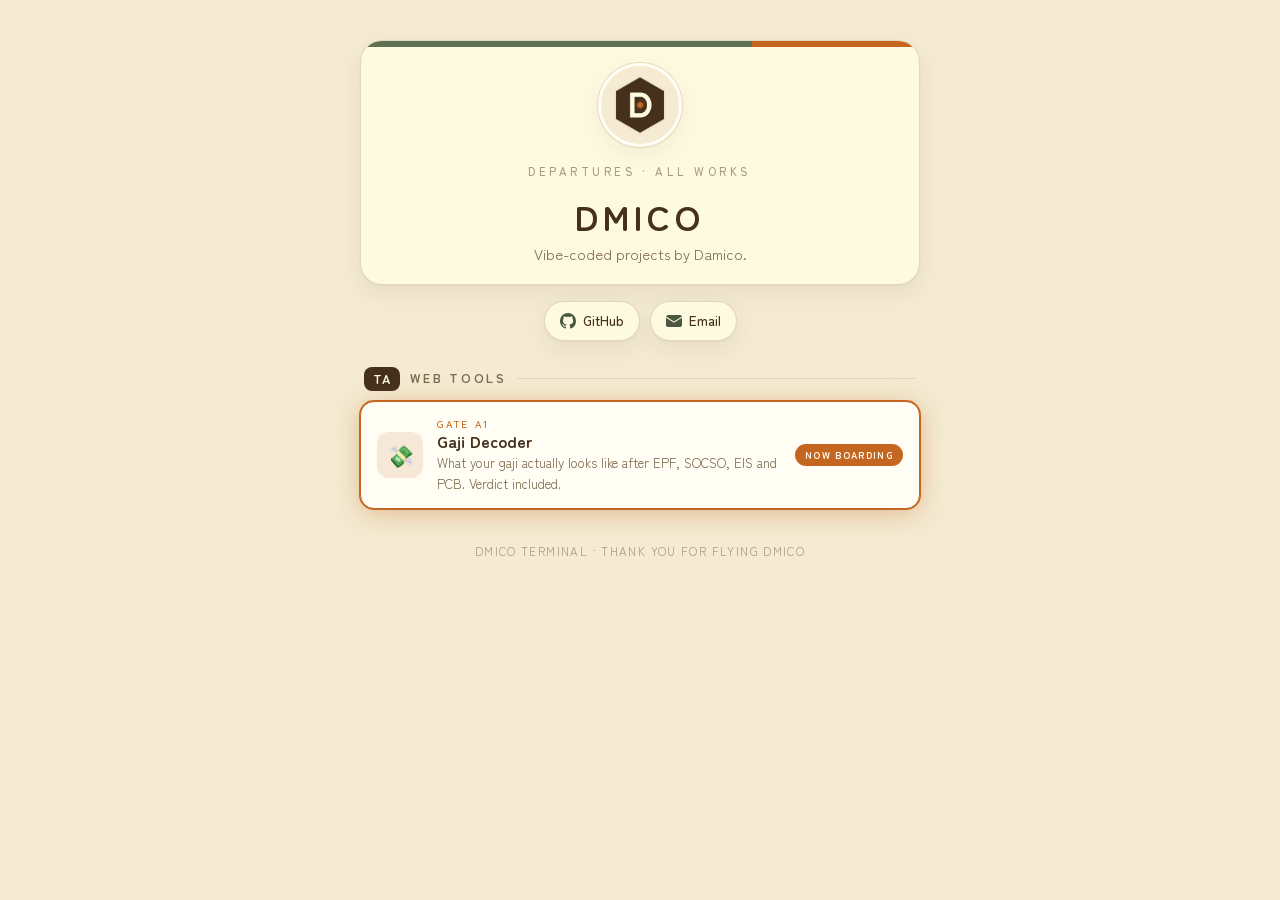
<file: index.html>
<!DOCTYPE html>
<html lang="en">
<head>
  <meta charset="UTF-8" />
  <meta name="viewport" content="width=device-width, initial-scale=1.0" />
  <title>DMICO Terminal</title>
  <meta name="description" content="Departure board for everything DMICO: vibe-coded projects by Damico." />
  <meta name="theme-color" content="#F4EBD2" />

  <!-- Open Graph / social preview -->
  <meta property="og:type" content="website" />
  <meta property="og:title" content="DMICO Terminal" />
  <meta property="og:description" content="Departure board for everything DMICO. Now boarding: vibe-coded projects by Damico." />
  <meta property="og:url" content="https://ico506.github.io/dmico-terminal/" />
  <meta property="og:image" content="https://ico506.github.io/dmico-terminal/assets/og-image.png" />
  <meta name="twitter:card" content="summary_large_image" />

  <link rel="icon" type="image/png" sizes="32x32" href="./icons/favicon-32.png" />
  <link rel="apple-touch-icon" href="./icons/icon-192.png" />
  <link rel="manifest" href="./manifest.webmanifest" />

  <link rel="preconnect" href="https://fonts.googleapis.com" />
  <link rel="preconnect" href="https://fonts.gstatic.com" crossorigin />
  <link href="https://fonts.googleapis.com/css2?family=Zen+Kaku+Gothic+New:wght@400;500;700&family=Zen+Maru+Gothic:wght@400;500;700&display=swap" rel="stylesheet" />

  <link rel="stylesheet" href="./styles.css" />
</head>
<body>
  <div class="wrap" id="terminal">
    <noscript>
      <p style="text-align:center; padding:2rem 1rem;">
        DMICO Terminal needs JavaScript for the departure board.
        Meanwhile, everything lives at
        <a href="https://github.com/Ico506">github.com/Ico506</a>.
      </p>
    </noscript>
  </div>

  <footer>
    <p>DMICO Terminal · thank you for flying DMICO</p>
  </footer>

  <script src="./links.js"></script>
  <script src="./app.js"></script>
</body>
</html>
</file>
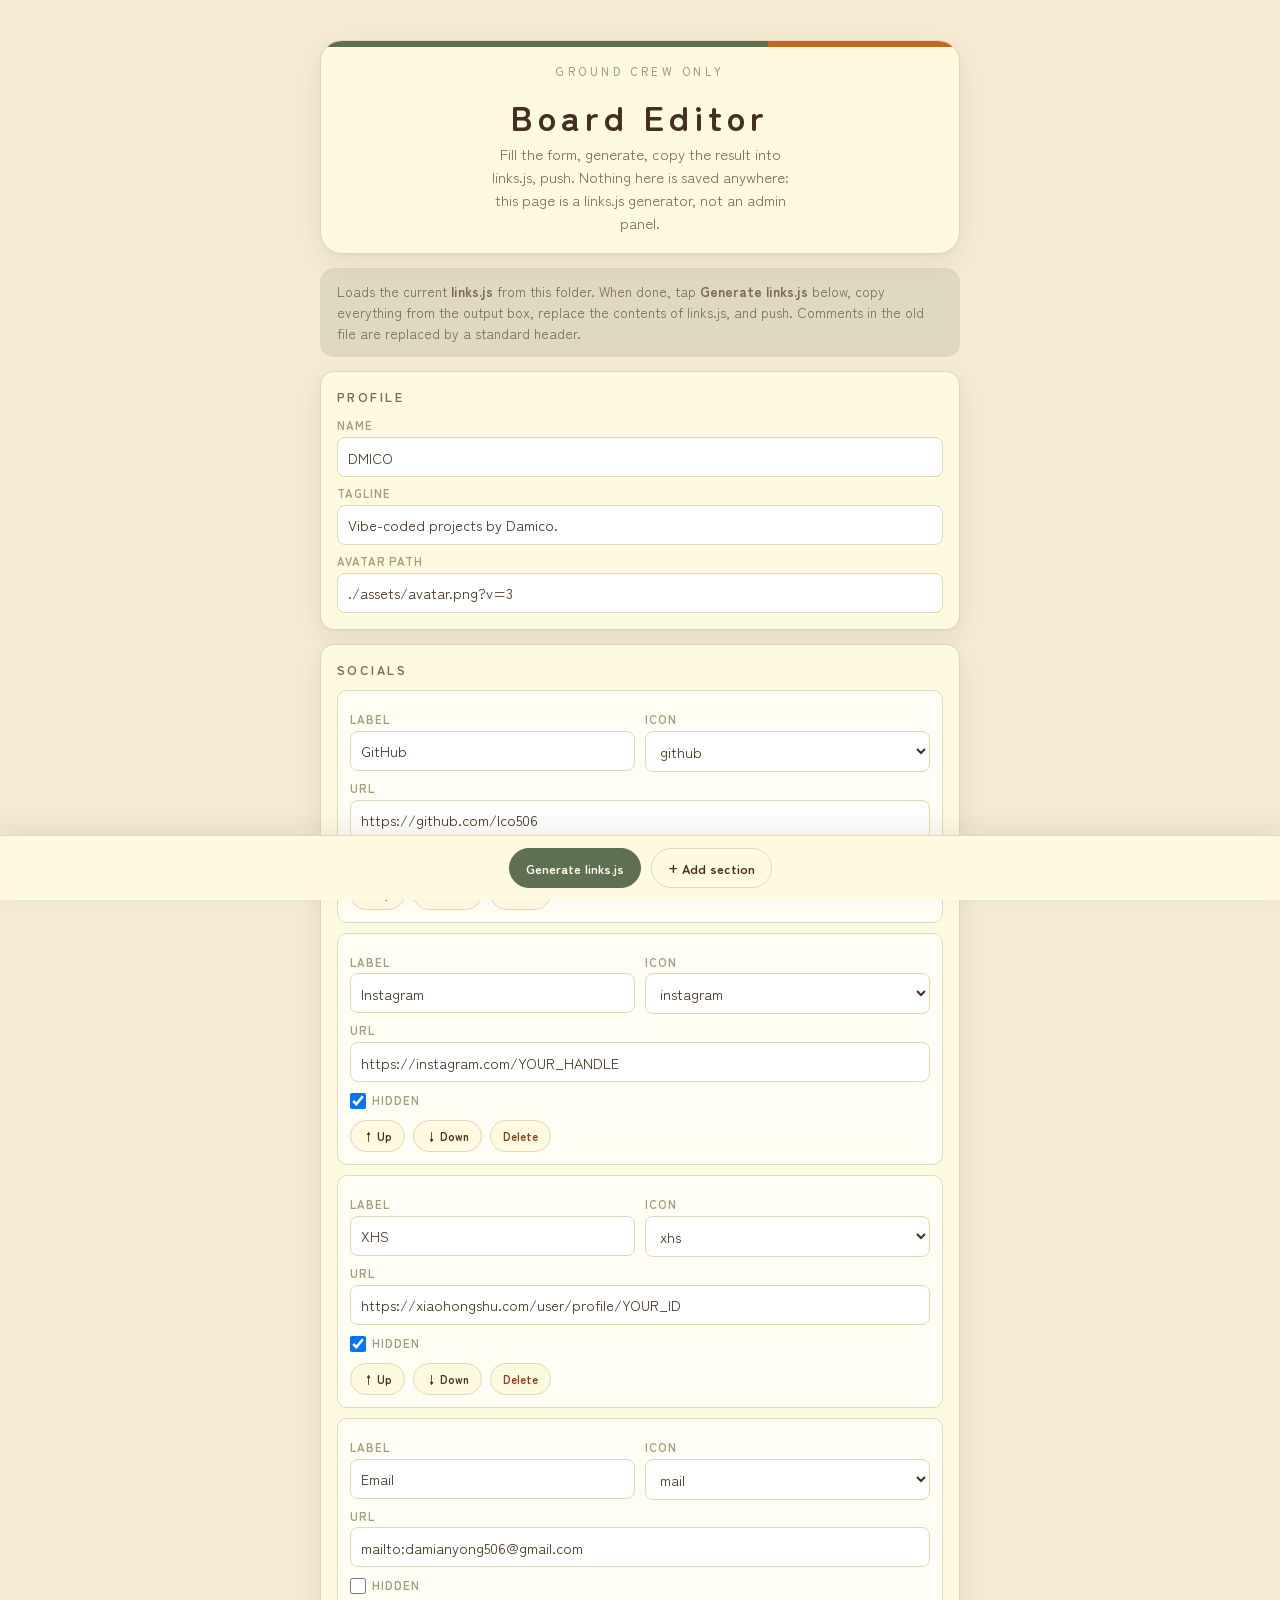
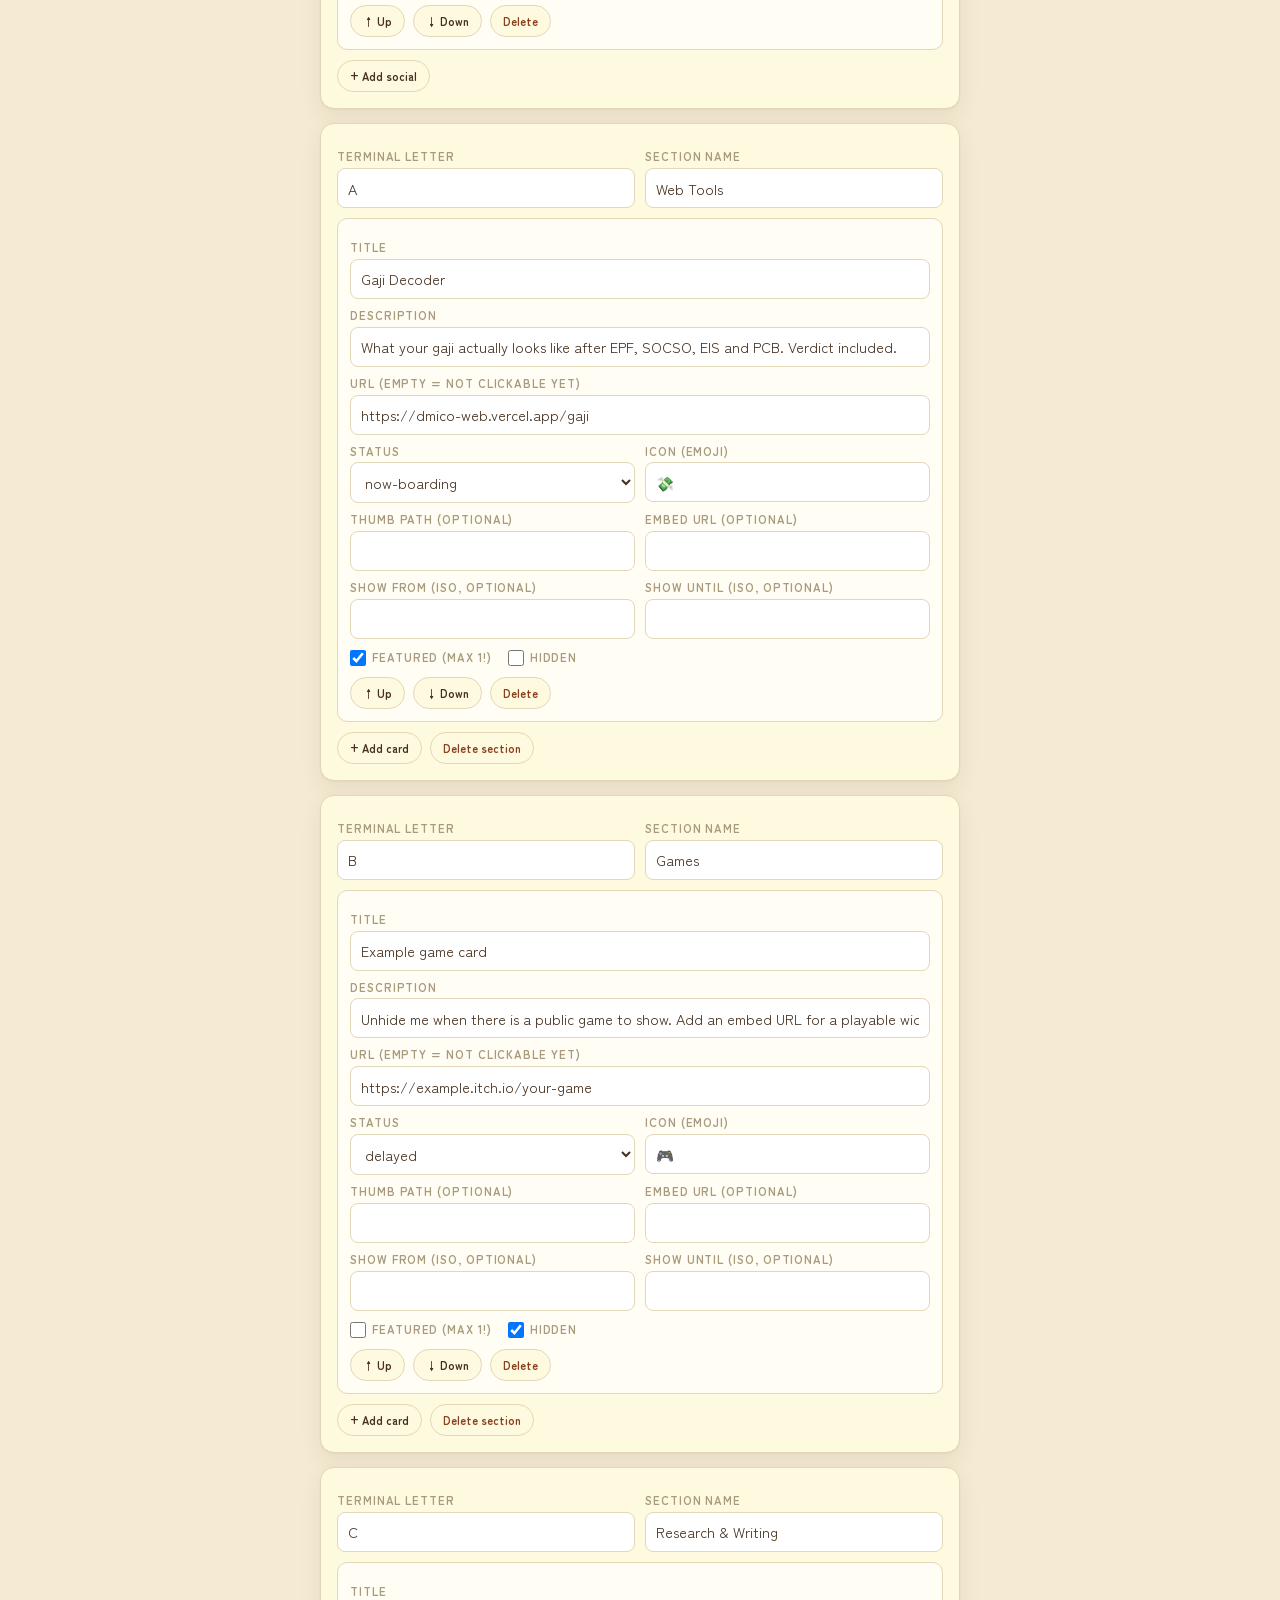
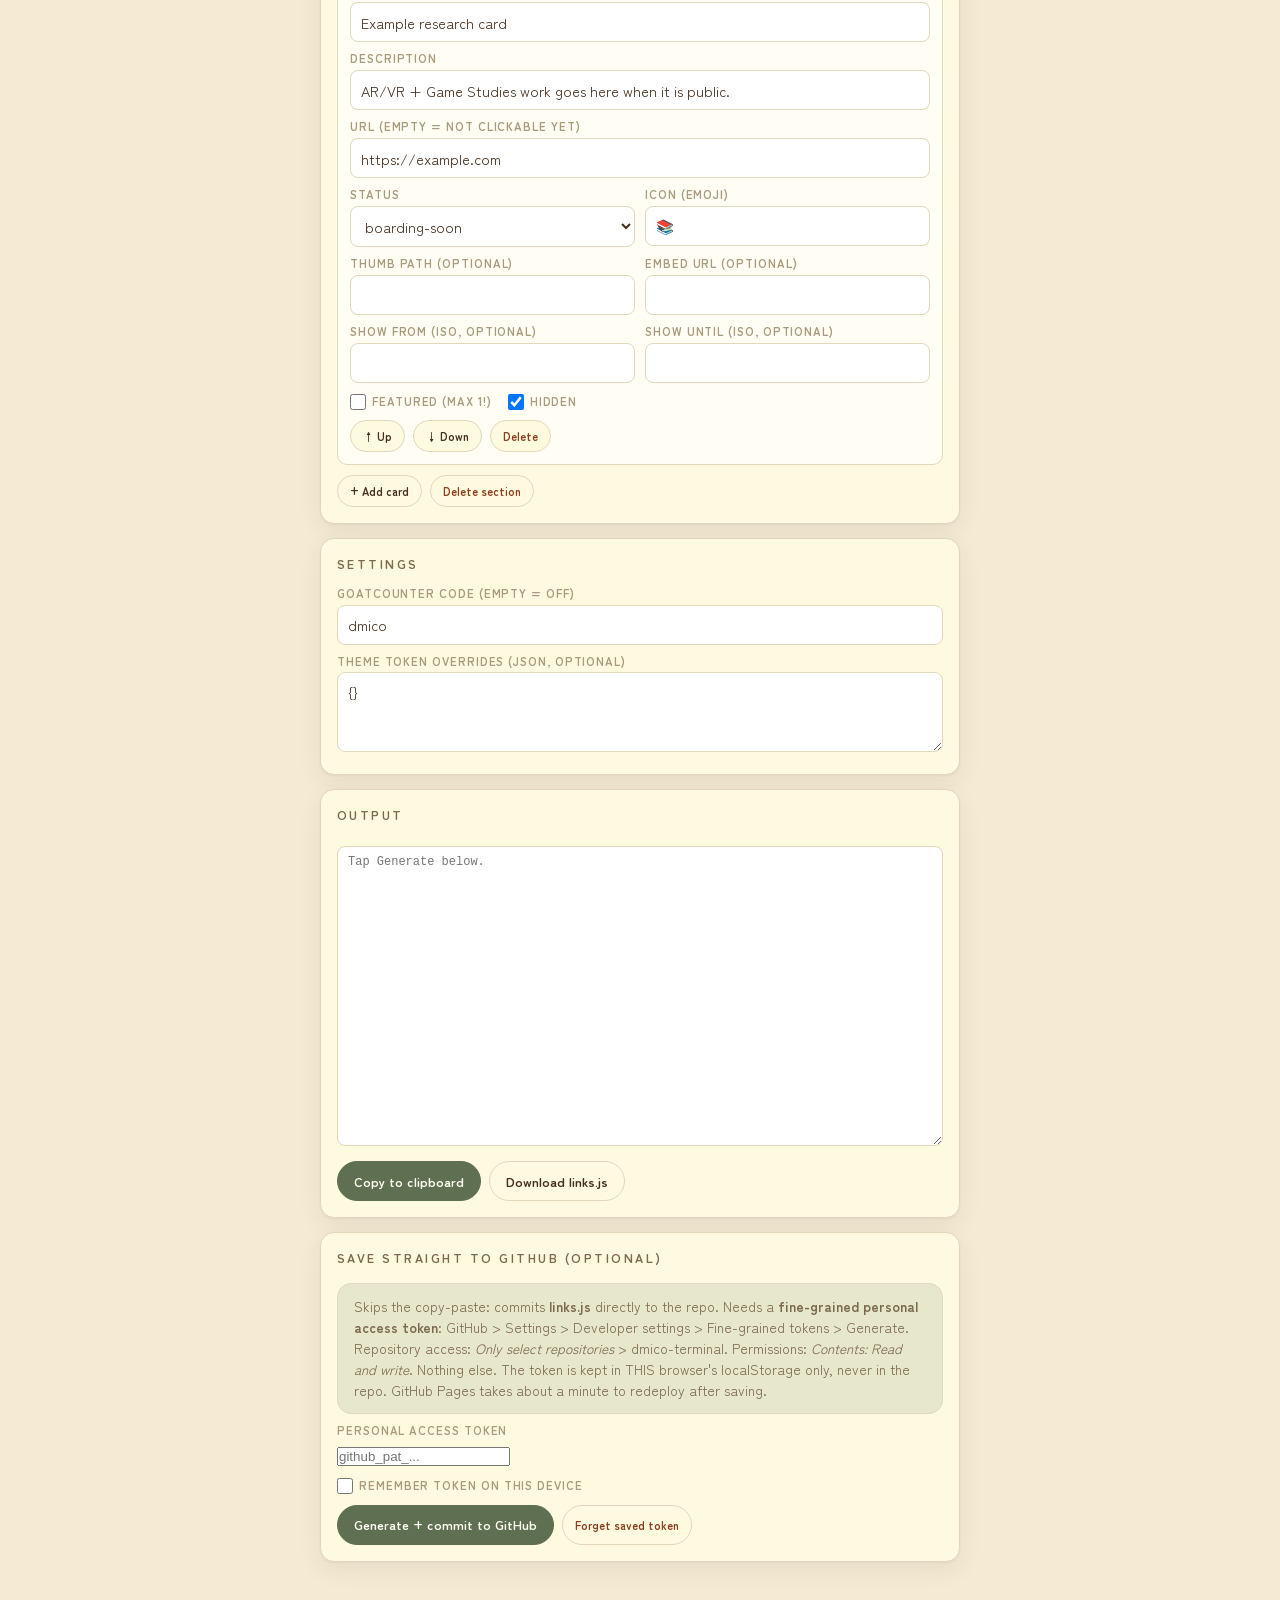
<file: editor.html>
<!DOCTYPE html>
<html lang="en">
<head>
  <meta charset="UTF-8" />
  <meta name="viewport" content="width=device-width, initial-scale=1.0" />
  <title>DMICO Terminal — Board Editor</title>
  <meta name="robots" content="noindex" />
  <link rel="icon" type="image/png" sizes="32x32" href="./icons/favicon-32.png" />
  <link rel="preconnect" href="https://fonts.googleapis.com" />
  <link rel="preconnect" href="https://fonts.gstatic.com" crossorigin />
  <link href="https://fonts.googleapis.com/css2?family=Zen+Kaku+Gothic+New:wght@400;500;700&family=Zen+Maru+Gothic:wght@400;500;700&display=swap" rel="stylesheet" />
  <link rel="stylesheet" href="./styles.css" />
  <style>
    /* editor-only styles, on top of the board tokens */
    body { padding-bottom: 80px; }
    .wrap { max-width: 640px; }
    .ed-note {
      background: var(--accent-wash);
      border: 1px solid var(--line);
      border-radius: var(--radius);
      padding: 12px 16px;
      font-size: 0.85rem;
      color: var(--ink-soft);
      margin: 14px 0 4px;
    }
    .ed-block {
      background: var(--surface);
      border: 1px solid var(--line);
      border-radius: var(--radius);
      box-shadow: var(--shadow);
      padding: 16px;
      margin-top: 14px;
    }
    .ed-block h2 {
      font-family: var(--display);
      font-size: 0.78rem;
      letter-spacing: 0.2em;
      text-transform: uppercase;
      color: var(--ink-soft);
      margin-bottom: 10px;
    }
    .ed-card {
      background: var(--surface-2);
      border: 1px solid var(--line);
      border-radius: 10px;
      padding: 12px;
      margin-top: 10px;
    }
    label {
      display: block;
      font-size: 0.72rem;
      font-family: var(--display);
      font-weight: 700;
      letter-spacing: 0.08em;
      text-transform: uppercase;
      color: var(--ink-faint);
      margin: 8px 0 2px;
    }
    input[type="text"], input[type="url"], select, textarea {
      width: 100%;
      min-height: 40px;
      padding: 8px 10px;
      border: 1px solid var(--line);
      border-radius: 8px;
      background: #fff;
      color: var(--ink);
      font-family: var(--body);
      font-size: 0.9rem;
    }
    input:focus, select:focus, textarea:focus { outline: 2px solid var(--accent); }
    .row { display: flex; gap: 10px; }
    .row > div { flex: 1; min-width: 0; }
    .checks { display: flex; gap: 16px; margin-top: 10px; flex-wrap: wrap; }
    .checks label { display: flex; align-items: center; gap: 6px; margin: 0; cursor: pointer; }
    .checks input { width: 16px; height: 16px; min-height: 0; }
    button {
      font-family: var(--display);
      font-weight: 700;
      font-size: 0.8rem;
      border: 1px solid var(--line);
      border-radius: var(--radius-pill);
      background: var(--surface);
      color: var(--ink);
      padding: 8px 16px;
      cursor: pointer;
      min-height: 40px;
    }
    button:hover { border-color: var(--accent); }
    button.primary { background: var(--accent); border-color: var(--accent); color: var(--surface-2); }
    button.primary:hover { background: var(--accent-deep); }
    button.danger { color: var(--clay); }
    button.tiny { min-height: 32px; padding: 4px 12px; font-size: 0.7rem; }
    .card-actions { display: flex; gap: 8px; margin-top: 10px; flex-wrap: wrap; }
    .ed-toolbar {
      position: fixed; bottom: 0; left: 0; right: 0;
      background: var(--surface);
      border-top: 1px solid var(--line);
      padding: 12px 16px;
      display: flex; gap: 10px; justify-content: center;
      box-shadow: 0 -8px 24px rgba(69,48,30,0.08);
    }
    #output {
      width: 100%; height: 300px;
      font-family: ui-monospace, monospace;
      font-size: 0.75rem;
      white-space: pre;
      margin-top: 10px;
    }
    .warn { color: var(--clay); font-size: 0.82rem; margin-top: 8px; }
    .ok { color: var(--accent-deep); font-size: 0.82rem; margin-top: 8px; }
  </style>
</head>
<body>
  <div class="wrap">
    <header class="board-header">
      <div class="board-sub">Ground Crew Only</div>
      <h1 class="board-title">Board Editor</h1>
      <p class="tagline">Fill the form, generate, copy the result into links.js, push. Nothing here is saved anywhere: this page is a links.js generator, not an admin panel.</p>
    </header>

    <div class="ed-note">
      Loads the current <strong>links.js</strong> from this folder. When done, tap <strong>Generate links.js</strong> below, copy everything from the output box, replace the contents of links.js, and push. Comments in the old file are replaced by a standard header.
    </div>

    <div id="editor-root"></div>

    <div class="ed-block">
      <h2>Output</h2>
      <div id="featured-warning"></div>
      <textarea id="output" readonly placeholder="Tap Generate below."></textarea>
      <div class="card-actions">
        <button class="primary" id="btn-copy">Copy to clipboard</button>
        <button id="btn-download">Download links.js</button>
      </div>
      <div id="copy-status"></div>
    </div>

    <div class="ed-block">
      <h2>Save straight to GitHub (optional)</h2>
      <div class="ed-note">
        Skips the copy-paste: commits <strong>links.js</strong> directly to the repo. Needs a
        <strong>fine-grained personal access token</strong>: GitHub &gt; Settings &gt; Developer settings &gt;
        Fine-grained tokens &gt; Generate. Repository access: <em>Only select repositories</em> &gt; dmico-terminal.
        Permissions: <em>Contents: Read and write</em>. Nothing else. The token is kept in THIS browser's
        localStorage only, never in the repo. GitHub Pages takes about a minute to redeploy after saving.
      </div>
      <label>Personal access token</label>
      <input type="password" id="gh-token" placeholder="github_pat_..." autocomplete="off" />
      <div class="checks">
        <label><input type="checkbox" id="gh-remember" /> Remember token on this device</label>
      </div>
      <div class="card-actions">
        <button class="primary" id="btn-github">Generate + commit to GitHub</button>
        <button class="tiny danger" id="btn-forget">Forget saved token</button>
      </div>
      <div id="gh-status"></div>
    </div>
  </div>

  <div class="ed-toolbar">
    <button class="primary" id="btn-generate">Generate links.js</button>
    <button id="btn-add-section">+ Add section</button>
  </div>

  <script src="./links.js"></script>
  <script>
  (function () {
    "use strict";

    var state = JSON.parse(JSON.stringify(window.TERMINAL || { profile: {}, socials: [], sections: [], settings: {} }));
    state.profile = state.profile || {};
    state.socials = state.socials || [];
    state.sections = state.sections || [];
    state.settings = state.settings || {};

    var STATUSES = ["now-boarding", "boarding-soon", "arrived", "delayed"];
    var ICONS = ["github", "instagram", "xhs", "mail"];
    var root = document.getElementById("editor-root");

    function el(tag, cls, text) {
      var n = document.createElement(tag);
      if (cls) n.className = cls;
      if (text !== undefined) n.textContent = text;
      return n;
    }

    function field(labelText, value, onInput, type) {
      var wrap = el("div");
      wrap.appendChild(el("label", null, labelText));
      var input = el(type === "select" ? "select" : "input");
      if (type !== "select") { input.type = "text"; input.value = value || ""; }
      input.addEventListener("input", function () { onInput(input.value); });
      wrap.appendChild(input);
      return { wrap: wrap, input: input };
    }

    function check(labelText, value, onChange) {
      var lab = el("label");
      var box = el("input");
      box.type = "checkbox";
      box.checked = !!value;
      box.addEventListener("change", function () { onChange(box.checked); });
      lab.appendChild(box);
      lab.appendChild(document.createTextNode(labelText));
      return lab;
    }

    function moveItem(arr, i, dir) {
      var j = i + dir;
      if (j < 0 || j >= arr.length) return;
      var tmp = arr[i]; arr[i] = arr[j]; arr[j] = tmp;
      render();
    }

    /* ---------- render ---------- */

    function render() {
      root.innerHTML = "";
      renderProfile();
      renderSocials();
      state.sections.forEach(renderSection);
      renderSettings();
    }

    function renderProfile() {
      var block = el("div", "ed-block");
      block.appendChild(el("h2", null, "Profile"));
      block.appendChild(field("Name", state.profile.name, function (v) { state.profile.name = v; }).wrap);
      block.appendChild(field("Tagline", state.profile.tagline, function (v) { state.profile.tagline = v; }).wrap);
      block.appendChild(field("Avatar path", state.profile.avatar, function (v) { state.profile.avatar = v; }).wrap);
      root.appendChild(block);
    }

    function renderSocials() {
      var block = el("div", "ed-block");
      block.appendChild(el("h2", null, "Socials"));
      state.socials.forEach(function (s, i) {
        var card = el("div", "ed-card");
        var row = el("div", "row");
        row.appendChild(field("Label", s.label, function (v) { s.label = v; }).wrap);
        var iconField = field("Icon", null, function (v) { s.icon = v; }, "select");
        ICONS.forEach(function (ic) {
          var opt = el("option", null, ic);
          opt.value = ic;
          if (s.icon === ic) opt.selected = true;
          iconField.input.appendChild(opt);
        });
        row.appendChild(iconField.wrap);
        card.appendChild(row);
        card.appendChild(field("URL", s.url, function (v) { s.url = v; }).wrap);
        var checks = el("div", "checks");
        checks.appendChild(check("Hidden", s.hidden, function (v) { if (v) s.hidden = true; else delete s.hidden; }));
        card.appendChild(checks);
        card.appendChild(cardActions(state.socials, i));
        block.appendChild(card);
      });
      var add = el("button", "tiny", "+ Add social");
      add.style.marginTop = "10px";
      add.addEventListener("click", function () {
        state.socials.push({ label: "New", url: "https://", icon: "github" });
        render();
      });
      block.appendChild(add);
      root.appendChild(block);
    }

    function cardActions(arr, i) {
      var actions = el("div", "card-actions");
      var up = el("button", "tiny", "↑ Up");
      up.addEventListener("click", function () { moveItem(arr, i, -1); });
      var down = el("button", "tiny", "↓ Down");
      down.addEventListener("click", function () { moveItem(arr, i, 1); });
      var del = el("button", "tiny danger", "Delete");
      del.addEventListener("click", function () {
        if (confirm("Delete this item? (Tip: Hidden parks it instead)")) { arr.splice(i, 1); render(); }
      });
      actions.appendChild(up); actions.appendChild(down); actions.appendChild(del);
      return actions;
    }

    function renderSection(section, si) {
      var block = el("div", "ed-block");
      var row = el("div", "row");
      row.appendChild(field("Terminal letter", section.terminal, function (v) { section.terminal = v; }).wrap);
      row.appendChild(field("Section name", section.name, function (v) { section.name = v; }).wrap);
      block.appendChild(row);

      section.cards = section.cards || [];
      section.cards.forEach(function (card, ci) {
        var c = el("div", "ed-card");
        c.appendChild(field("Title", card.title, function (v) { card.title = v; }).wrap);
        c.appendChild(field("Description", card.desc, function (v) { card.desc = v; }).wrap);
        c.appendChild(field("URL (empty = not clickable yet)", card.url, function (v) { card.url = v; }).wrap);

        var r2 = el("div", "row");
        var statusField = field("Status", null, function (v) { card.status = v; }, "select");
        STATUSES.forEach(function (st) {
          var opt = el("option", null, st);
          opt.value = st;
          if ((card.status || "arrived") === st) opt.selected = true;
          statusField.input.appendChild(opt);
        });
        r2.appendChild(statusField.wrap);
        r2.appendChild(field("Icon (emoji)", card.icon, function (v) { card.icon = v; }).wrap);
        c.appendChild(r2);

        var r3 = el("div", "row");
        r3.appendChild(field("Thumb path (optional)", card.thumb, function (v) { if (v) card.thumb = v; else delete card.thumb; }).wrap);
        r3.appendChild(field("Embed URL (optional)", card.embed, function (v) { if (v) card.embed = v; else delete card.embed; }).wrap);
        c.appendChild(r3);

        var r4 = el("div", "row");
        r4.appendChild(field("Show from (ISO, optional)", card.showFrom, function (v) { if (v) card.showFrom = v; else delete card.showFrom; }).wrap);
        r4.appendChild(field("Show until (ISO, optional)", card.showUntil, function (v) { if (v) card.showUntil = v; else delete card.showUntil; }).wrap);
        c.appendChild(r4);

        var checks = el("div", "checks");
        checks.appendChild(check("Featured (max 1!)", card.featured, function (v) { if (v) card.featured = true; else delete card.featured; }));
        checks.appendChild(check("Hidden", card.hidden, function (v) { if (v) card.hidden = true; else delete card.hidden; }));
        c.appendChild(checks);

        c.appendChild(cardActions(section.cards, ci));
        block.appendChild(c);
      });

      var actions = el("div", "card-actions");
      var addCard = el("button", "tiny", "+ Add card");
      addCard.addEventListener("click", function () {
        section.cards.push({ title: "New project", desc: "", url: "", status: "boarding-soon", icon: "🔗" });
        render();
      });
      var delSection = el("button", "tiny danger", "Delete section");
      delSection.addEventListener("click", function () {
        if (confirm("Delete this whole section and its cards?")) { state.sections.splice(si, 1); render(); }
      });
      actions.appendChild(addCard);
      actions.appendChild(delSection);
      block.appendChild(actions);
      root.appendChild(block);
    }

    function renderSettings() {
      var block = el("div", "ed-block");
      block.appendChild(el("h2", null, "Settings"));
      block.appendChild(field("GoatCounter code (empty = off)", state.settings.goatcounter, function (v) { state.settings.goatcounter = v; }).wrap);
      block.appendChild(el("label", null, "Theme token overrides (JSON, optional)"));
      var ta = el("textarea");
      ta.style.height = "80px";
      ta.value = JSON.stringify(state.settings.tokens || {}, null, 2);
      ta.addEventListener("input", function () {
        try {
          state.settings.tokens = JSON.parse(ta.value);
          ta.style.outline = "";
        } catch (e) {
          ta.style.outline = "2px solid var(--clay)";
        }
      });
      block.appendChild(ta);
      root.appendChild(block);
    }

    /* ---------- generate ---------- */

    var HEADER = [
      "/* ============================================================",
      "   DMICO TERMINAL — THE content file. This is your CMS.",
      "   Edit this file (or use editor.html), push, board updates.",
      "   Card fields: title, desc, url, status, icon, thumb, featured,",
      "   hidden, showFrom, showUntil, embed. Statuses: now-boarding,",
      "   boarding-soon, arrived, delayed. Deep links: #terminal-<letter>.",
      "   Generated by editor.html on " + new Date().toISOString().slice(0, 10),
      "   ============================================================ */",
      ""
    ].join("\n");

    document.getElementById("btn-generate").addEventListener("click", function () {
      var featuredCount = 0;
      state.sections.forEach(function (s) {
        (s.cards || []).forEach(function (c) { if (c.featured && !c.hidden) featuredCount++; });
      });
      var warnBox = document.getElementById("featured-warning");
      warnBox.innerHTML = "";
      if (featuredCount > 1) {
        warnBox.appendChild(el("div", "warn", "Warning: " + featuredCount + " featured cards. The board expects ONE lit lantern."));
      }
      document.getElementById("output").value =
        HEADER + "window.TERMINAL = " + JSON.stringify(state, null, 2) + ";\n";
      var outEl = document.getElementById("output");
      if (outEl.scrollIntoView) outEl.scrollIntoView({ behavior: "smooth" });
    });

    document.getElementById("btn-add-section").addEventListener("click", function () {
      var used = state.sections.map(function (s) { return s.terminal; });
      var next = "ABCDEFGH".split("").filter(function (l) { return used.indexOf(l) < 0; })[0] || "X";
      state.sections.push({ terminal: next, name: "New Terminal", cards: [] });
      render();
    });

    document.getElementById("btn-copy").addEventListener("click", function () {
      var out = document.getElementById("output");
      if (!out.value) return;
      navigator.clipboard.writeText(out.value).then(function () {
        document.getElementById("copy-status").innerHTML = '<div class="ok">Copied. Paste into links.js, save, push.</div>';
      }, function () {
        out.select();
        document.execCommand("copy");
        document.getElementById("copy-status").innerHTML = '<div class="ok">Copied (fallback). Paste into links.js.</div>';
      });
    });

    document.getElementById("btn-download").addEventListener("click", function () {
      var out = document.getElementById("output");
      if (!out.value) return;
      var blob = new Blob([out.value], { type: "text/javascript" });
      var a = document.createElement("a");
      a.href = URL.createObjectURL(blob);
      a.download = "links.js";
      a.click();
      URL.revokeObjectURL(a.href);
    });

    /* ---------- save straight to GitHub (Contents API) ---------- */

    var GH_REPO = "Ico506/dmico-terminal";
    var GH_FILE = "links.js";
    var GH_KEY = "dmico_terminal_gh_token";

    var tokenInput = document.getElementById("gh-token");
    var remember = document.getElementById("gh-remember");
    var ghStatus = document.getElementById("gh-status");

    var savedToken = null;
    try { savedToken = localStorage.getItem(GH_KEY); } catch (e) { /* file:// or blocked */ }
    if (savedToken) { tokenInput.value = savedToken; remember.checked = true; }

    function ghMsg(cls, text) {
      ghStatus.innerHTML = "";
      ghStatus.appendChild(el("div", cls, text));
    }

    function b64Unicode(str) {
      return btoa(unescape(encodeURIComponent(str)));
    }

    document.getElementById("btn-forget").addEventListener("click", function () {
      try { localStorage.removeItem(GH_KEY); } catch (e) {}
      tokenInput.value = "";
      remember.checked = false;
      ghMsg("ok", "Token forgotten on this device.");
    });

    document.getElementById("btn-github").addEventListener("click", function () {
      var token = tokenInput.value.trim();
      if (!token) { ghMsg("warn", "Paste a token first."); return; }

      /* always regenerate so the commit matches the form */
      document.getElementById("btn-generate").click();
      var content = document.getElementById("output").value;
      if (!content) { ghMsg("warn", "Nothing generated."); return; }

      if (remember.checked) {
        try { localStorage.setItem(GH_KEY, token); } catch (e) {}
      }

      var apiUrl = "https://api.github.com/repos/" + GH_REPO + "/contents/" + GH_FILE;
      var headers = {
        "Authorization": "Bearer " + token,
        "Accept": "application/vnd.github+json",
        "X-GitHub-Api-Version": "2022-11-28"
      };

      ghMsg("ok", "Fetching current file version...");

      fetch(apiUrl, { headers: headers })
        .then(function (res) {
          if (res.status === 401) throw new Error("Token rejected (401). Check it has Contents read/write on dmico-terminal.");
          if (res.status === 404) throw new Error("links.js not found in the repo (404). Has the repo been pushed?");
          if (!res.ok) throw new Error("GitHub error " + res.status);
          return res.json();
        })
        .then(function (data) {
          ghMsg("ok", "Committing...");
          return fetch(apiUrl, {
            method: "PUT",
            headers: headers,
            body: JSON.stringify({
              message: "Update board via editor.html",
              content: b64Unicode(content),
              sha: data.sha
            })
          });
        })
        .then(function (res) {
          if (!res.ok) throw new Error("Commit failed (" + res.status + ").");
          return res.json();
        })
        .then(function (data) {
          var short = data.commit && data.commit.sha ? data.commit.sha.slice(0, 7) : "done";
          ghMsg("ok", "Committed (" + short + "). GitHub Pages will redeploy in about a minute.");
        })
        .catch(function (err) {
          ghMsg("warn", err.message);
        });
    });

    render();
  })();
  </script>
</body>
</html>
</file>
<file: styles.css>
/* ============================================================
   DMICO TERMINAL — departure board styles
   Tokens are the dmico-hub palette, verbatim. Source of truth:
   MUSTREAD-NEWCHAT/dmico-brand-design-context.md
   ============================================================ */

:root {
  --paper: #F4EBD2;
  --paper-deep: #EADCBD;
  --surface: #FEFAE0;
  --surface-2: #FFFDF4;
  --ink: #45301E;
  --ink-soft: #7C6A4F;
  --ink-faint: #A89A7C;
  --line: #E3D7BA;

  --accent: #5F6F52;
  --accent-deep: #4B5840;
  --accent-wash: rgba(95, 111, 82, 0.14);

  --lantern: #C4661F;
  --lantern-glow: rgba(196, 102, 31, 0.38);

  --clay: #8A3F1E;
  --amber: #B08A2A;

  --radius: 14px; --radius-lg: 22px; --radius-pill: 999px;
  --shadow: 0 1px 2px rgba(69, 48, 30, 0.05), 0 8px 24px rgba(69, 48, 30, 0.07);

  --display: "Zen Maru Gothic", system-ui, sans-serif;
  --body: "Zen Kaku Gothic New", system-ui, sans-serif;
}

* { box-sizing: border-box; margin: 0; padding: 0; }

html { -webkit-text-size-adjust: 100%; }

body {
  background: var(--paper);
  color: var(--ink);
  font-family: var(--body);
  line-height: 1.55;
  min-height: 100vh;
  padding: 20px 16px 40px;
}

.wrap {
  max-width: 560px;
  margin: 0 auto;
}

/* ---------- identity header (airport information sign) ---------- */

.board-header {
  background: var(--surface);
  border: 1px solid var(--line);
  border-radius: var(--radius-lg);
  box-shadow: var(--shadow);
  padding: 22px 20px 18px;
  text-align: center;
  position: relative;
  overflow: hidden;
}

.board-header::before {
  /* the sign's accent strip */
  content: "";
  position: absolute;
  top: 0; left: 0; right: 0;
  height: 6px;
  background: linear-gradient(90deg, var(--accent) 0%, var(--accent) 70%, var(--lantern) 70%);
}

.avatar {
  width: 84px;
  height: 84px;
  border-radius: 50%;
  border: 3px solid var(--surface-2);
  box-shadow: 0 0 0 1px var(--line), var(--shadow);
  object-fit: cover;
  margin-bottom: 10px;
}

.board-title {
  font-family: var(--display);
  font-weight: 700;
  font-size: 1.9rem;
  letter-spacing: 0.14em;
}

.board-sub {
  font-family: var(--display);
  font-size: 0.72rem;
  font-weight: 500;
  letter-spacing: 0.3em;
  color: var(--ink-faint);
  text-transform: uppercase;
  margin-bottom: 8px;
}

.tagline {
  color: var(--ink-soft);
  font-size: 0.92rem;
  max-width: 40ch;
  margin: 0 auto;
}

/* ---------- socials strip ---------- */

.socials {
  display: flex;
  justify-content: center;
  flex-wrap: wrap;
  gap: 10px;
  margin: 16px 0 4px;
}

.social-pill {
  display: inline-flex;
  align-items: center;
  gap: 7px;
  min-height: 40px;
  padding: 6px 15px;
  background: var(--surface);
  border: 1px solid var(--line);
  border-radius: var(--radius-pill);
  box-shadow: var(--shadow);
  color: var(--ink);
  font-family: var(--display);
  font-weight: 500;
  font-size: 0.85rem;
  text-decoration: none;
  transition: transform 0.15s ease, border-color 0.15s ease;
}

.social-pill:hover, .social-pill:focus-visible {
  transform: translateY(-2px);
  border-color: var(--accent);
}

.social-pill svg { width: 16px; height: 16px; fill: var(--accent-deep); }

/* ---------- sections ("terminals") ---------- */

.terminal-section { margin-top: 26px; }

.terminal-head {
  display: flex;
  align-items: center;
  gap: 10px;
  margin-bottom: 10px;
  padding: 0 4px;
}

.terminal-badge {
  font-family: var(--display);
  font-weight: 700;
  font-size: 0.8rem;
  background: var(--ink);
  color: var(--surface);
  border-radius: 8px;
  padding: 2px 9px;
  letter-spacing: 0.08em;
}

.terminal-name {
  font-family: var(--display);
  font-weight: 700;
  font-size: 0.78rem;
  letter-spacing: 0.22em;
  text-transform: uppercase;
  color: var(--ink-soft);
}

.terminal-head::after {
  content: "";
  flex: 1;
  height: 1px;
  background: var(--line);
}

/* ---------- departure cards (gates) ---------- */

.gate-list {
  display: flex;
  flex-direction: column;
  gap: 12px;
  list-style: none;
}

.gate-card {
  display: flex;
  align-items: center;
  gap: 14px;
  background: var(--surface);
  border: 1px solid var(--line);
  border-radius: var(--radius);
  box-shadow: var(--shadow);
  padding: 14px 16px;
  min-height: 64px;
  color: inherit;
  text-decoration: none;
  transition: transform 0.15s ease, border-color 0.15s ease, box-shadow 0.15s ease;
}

a.gate-card:hover, a.gate-card:focus-visible {
  transform: translateY(-2px);
  border-color: var(--accent);
  box-shadow: 0 2px 4px rgba(69,48,30,0.06), 0 12px 28px rgba(69,48,30,0.10);
}

.gate-card.is-static { cursor: default; }

.gate-badge {
  flex: none;
  width: 46px;
  height: 46px;
  display: grid;
  place-items: center;
  background: var(--paper-deep);
  border-radius: 12px;
  font-size: 1.35rem;
  overflow: hidden;
}

.gate-badge img { width: 100%; height: 100%; object-fit: cover; }

.gate-info { flex: 1; min-width: 0; }

.gate-no {
  font-family: var(--display);
  font-weight: 500;
  font-size: 0.62rem;
  letter-spacing: 0.24em;
  color: var(--ink-faint);
  text-transform: uppercase;
}

.gate-title {
  font-family: var(--display);
  font-weight: 700;
  font-size: 1.02rem;
  line-height: 1.3;
}

.gate-desc {
  font-size: 0.82rem;
  color: var(--ink-soft);
  margin-top: 1px;
}

/* ---------- status chips ---------- */

.chip {
  flex: none;
  font-family: var(--display);
  font-weight: 700;
  font-size: 0.6rem;
  letter-spacing: 0.14em;
  text-transform: uppercase;
  border-radius: var(--radius-pill);
  padding: 4px 10px;
  white-space: nowrap;
}

.chip-now-boarding { background: var(--lantern); color: var(--surface-2); animation: lantern-pulse 2.4s ease-in-out infinite; }
.chip-boarding-soon { background: rgba(176, 138, 42, 0.16); color: var(--amber); }
.chip-arrived { background: var(--accent-wash); color: var(--accent-deep); }
.chip-delayed { background: rgba(138, 63, 30, 0.12); color: var(--clay); }

@keyframes lantern-pulse {
  0%, 100% { box-shadow: 0 0 0 0 var(--lantern-glow); }
  50% { box-shadow: 0 0 0 7px rgba(196, 102, 31, 0); }
}

/* ---------- featured card: the lit lantern ---------- */

.gate-card.is-featured {
  border-color: var(--lantern);
  box-shadow: 0 0 0 1px var(--lantern), 0 4px 26px var(--lantern-glow);
  background: var(--surface-2);
}

.gate-card.is-featured .gate-badge { background: rgba(196, 102, 31, 0.14); }
.gate-card.is-featured .gate-no { color: var(--lantern); }

/* ---------- embed cards (trailers, demos) ---------- */

.gate-card.is-embed { flex-wrap: wrap; }

.gate-title-link {
  color: inherit;
  text-decoration: underline;
  text-decoration-color: var(--accent);
  text-underline-offset: 3px;
}

.gate-title-link:hover { color: var(--accent-deep); }

.embed-wrap {
  width: 100%;
  aspect-ratio: 16 / 9;
  border-radius: 10px;
  overflow: hidden;
  margin-top: 12px;
  background: var(--paper-deep);
  border: 1px solid var(--line);
}

.embed-wrap iframe {
  width: 100%;
  height: 100%;
  border: 0;
  display: block;
}

/* ---------- entrance animation ---------- */

.gate-card, .board-header, .socials {
  animation: arrive 0.45s ease both;
}

.gate-card:nth-child(1) { animation-delay: 0.05s; }
.gate-card:nth-child(2) { animation-delay: 0.11s; }
.gate-card:nth-child(3) { animation-delay: 0.17s; }
.gate-card:nth-child(4) { animation-delay: 0.23s; }
.gate-card:nth-child(5) { animation-delay: 0.29s; }
.gate-card:nth-child(6) { animation-delay: 0.35s; }

@keyframes arrive {
  from { opacity: 0; transform: translateY(10px); }
  to { opacity: 1; transform: translateY(0); }
}

@media (prefers-reduced-motion: reduce) {
  .gate-card, .board-header, .socials { animation: none; }
  .chip-now-boarding { animation: none; }
  .gate-card, .social-pill { transition: none; }
}

/* ---------- footer ---------- */

footer {
  margin-top: 34px;
  text-align: center;
  font-size: 0.72rem;
  color: var(--ink-faint);
  font-family: var(--display);
  letter-spacing: 0.12em;
  text-transform: uppercase;
}

footer a { color: var(--ink-soft); }

/* ---------- focus visibility ---------- */

a:focus-visible {
  outline: 2px solid var(--accent);
  outline-offset: 3px;
  border-radius: var(--radius);
}

/* ---------- slightly wider screens ---------- */

@media (min-width: 600px) {
  body { padding-top: 40px; }
  .board-title { font-size: 2.2rem; }
}
</file>
